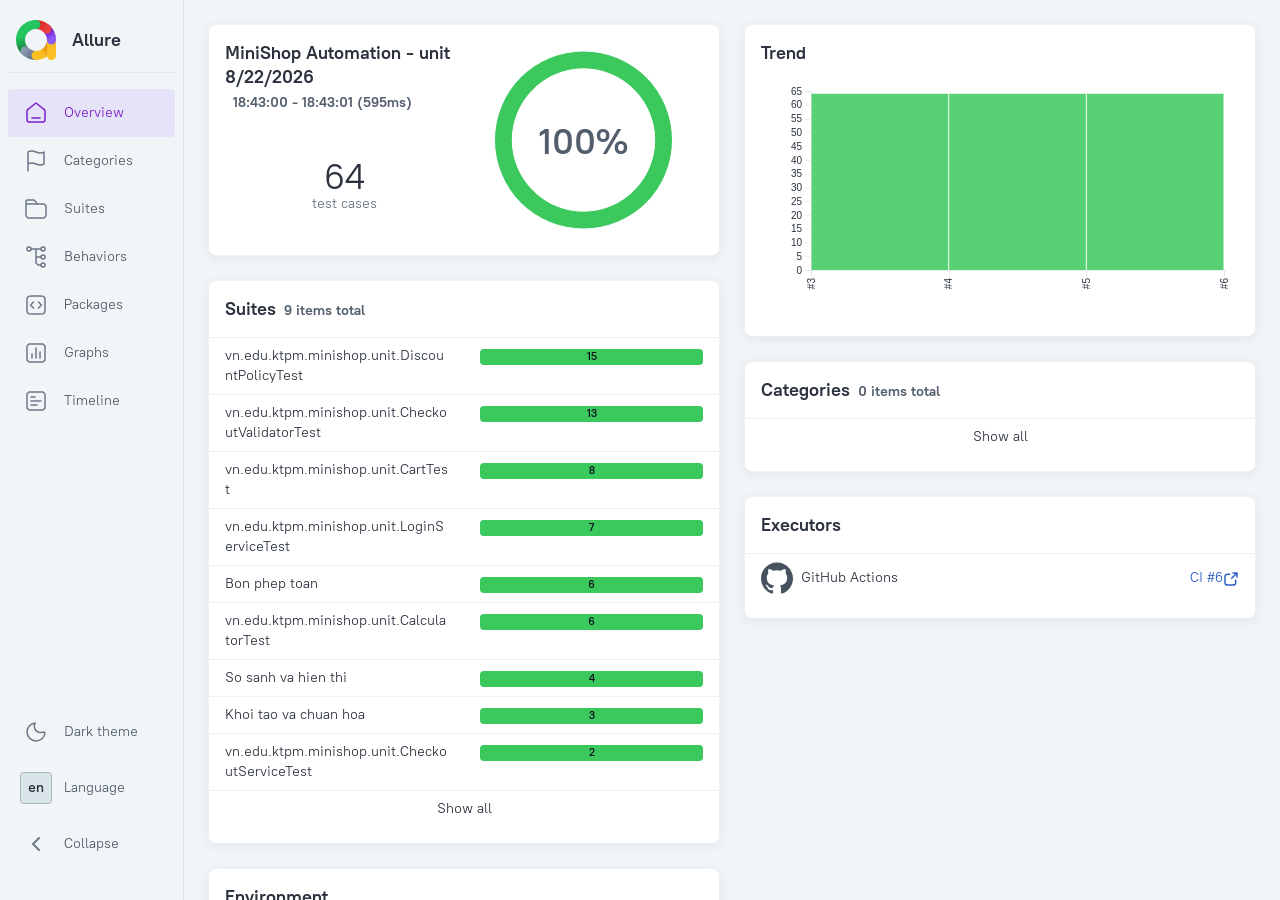
<file: index.html>
<!DOCTYPE html>
<html dir="ltr" lang="en">
<head>
    <meta charset="utf-8">
    <meta name="allure-report-uuid" content="fa356aaf-6c5f-4ed7-8649-6d09cd3e1a16">
    <title>Allure Report</title>
    <link rel="icon" href="assets/favicon-BDLHVmV7.ico">
    <!-- allure-core-head:start -->
    <!-- allure-core-head:end -->
</head>
<body>
    <div id="alert"></div>
    <div id="content">
        <span class="spinner">
            <span class="spinner__circle"></span>
        </span>
    </div>
    <div id="popup"></div>
    <!-- allure-core-body:start -->
    <script>
        window.__allureCoreLoaded = new Promise(function (resolve, reject) {
        window.__allureResolveCoreLoaded = resolve;
        window.__allureRejectCoreLoaded = reject;
    });
    </script>
    <script src="assets/index-CxrWfNlX.js"></script>
    <script>
        if (typeof window.__allureResolveCoreLoaded === "function") {
            window.__allureResolveCoreLoaded([]);
        }
    </script>
    <!-- allure-core-body:end -->
    <script async src="https://www.googletagmanager.com/gtag/js?id=G-FVWC4GKEYS"></script>
    <script>
        window.dataLayer = window.dataLayer || [];
        function gtag(){dataLayer.push(arguments);}
        gtag('js', new Date());
        gtag('config', 'G-FVWC4GKEYS', {
          'allureVersion': '2.45.0',
          'reportUuid': 'fa356aaf-6c5f-4ed7-8649-6d09cd3e1a16',
          'single_file': false
        });
    </script>
</body>
</html>
</file>
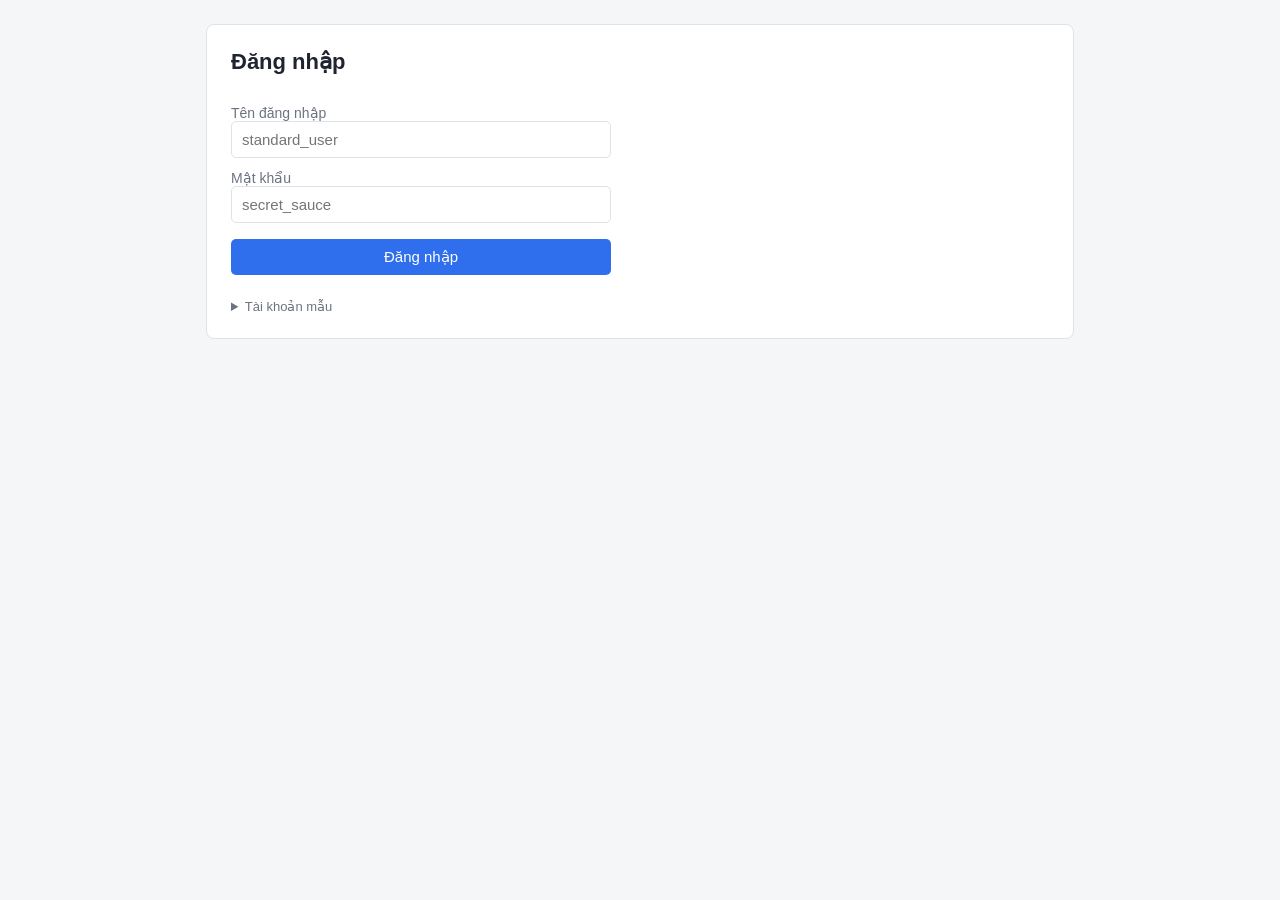
<file: sut-web/index.html>
<!DOCTYPE html>
<html lang="vi">
<head>
    <meta charset="UTF-8">
    <meta name="viewport" content="width=device-width, initial-scale=1.0">
    <title>MiniShop - Website bán hàng thu nhỏ</title>
    <link rel="stylesheet" href="css/style.css">
</head>
<body>

<header id="app-header" class="hidden" data-testid="app-header">
    <span class="brand">MiniShop</span>
    <nav>
        <a href="#" data-testid="nav-products" id="nav-products">Sản phẩm</a>
        <a href="#" data-testid="nav-cart" id="nav-cart">
            Giỏ hàng (<span data-testid="cart-count" id="cart-count">0</span>)
        </a>
        <span class="user" data-testid="current-user" id="current-user"></span>
        <button type="button" data-testid="logout-button" id="logout-button">Đăng xuất</button>
    </nav>
</header>

<main>
    <!-- ============ FR-01: ĐĂNG NHẬP ============ -->
    <section id="page-login" class="page" data-testid="page-login">
        <h1>Đăng nhập</h1>
        <form id="login-form" autocomplete="off">
            <label for="username">Tên đăng nhập</label>
            <input type="text" id="username" data-testid="username" placeholder="standard_user">

            <label for="password">Mật khẩu</label>
            <input type="password" id="password" data-testid="password" placeholder="secret_sauce">

            <button type="submit" data-testid="login-button" id="login-button">Đăng nhập</button>
        </form>
        <p class="error hidden" data-testid="login-error" id="login-error"></p>

        <details class="hint">
            <summary>Tài khoản mẫu</summary>
            <ul>
                <li><code>standard_user</code> / <code>secret_sauce</code> — khách thường</li>
                <li><code>vip_user</code> / <code>secret_sauce</code> — khách VIP</li>
                <li><code>locked_user</code> / <code>secret_sauce</code> — bị khóa bởi quản trị viên</li>
            </ul>
        </details>
    </section>

    <!-- ============ FR-02: DANH SÁCH SẢN PHẨM ============ -->
    <section id="page-products" class="page hidden" data-testid="page-products">
        <h1>Danh sách sản phẩm</h1>
        <p class="notice hidden" data-testid="product-message" id="product-message"></p>
        <div class="product-grid" id="product-grid"></div>
    </section>

    <!-- ============ FR-02/FR-03: GIỎ HÀNG ============ -->
    <section id="page-cart" class="page hidden" data-testid="page-cart">
        <h1>Giỏ hàng</h1>
        <p class="notice hidden" data-testid="cart-message" id="cart-message"></p>
        <p class="empty hidden" data-testid="cart-empty" id="cart-empty">Giỏ hàng đang trống</p>

        <table id="cart-table" data-testid="cart-table">
            <thead>
            <tr>
                <th>Sản phẩm</th>
                <th>Đơn giá</th>
                <th>Số lượng</th>
                <th>Thành tiền</th>
                <th></th>
            </tr>
            </thead>
            <tbody id="cart-body"></tbody>
        </table>

        <div class="summary">
            <div class="row">
                <span>Tạm tính</span>
                <b data-testid="subtotal" id="subtotal">0 đ</b>
            </div>
            <div class="row">
                <label for="coupon">Mã giảm giá</label>
                <input type="text" id="coupon" data-testid="coupon" placeholder="SALE10">
                <button type="button" data-testid="apply-coupon" id="apply-coupon">Áp dụng</button>
            </div>
            <div class="row">
                <span>Giảm giá</span>
                <b data-testid="discount-percent" id="discount-percent">0%</b>
            </div>
            <div class="row total">
                <span>Tổng thanh toán</span>
                <b data-testid="total" id="total">0 đ</b>
            </div>
            <div class="row actions">
                <button type="button" data-testid="clear-cart" id="clear-cart">Xóa toàn bộ</button>
                <button type="button" data-testid="go-checkout" id="go-checkout">Thanh toán</button>
            </div>
        </div>
    </section>

    <!-- ============ FR-04: THANH TOÁN ============ -->
    <section id="page-checkout" class="page hidden" data-testid="page-checkout">
        <h1>Thông tin giao hàng</h1>
        <form id="checkout-form" autocomplete="off">
            <label for="fullName">Họ tên</label>
            <input type="text" id="fullName" data-testid="fullName">
            <span class="error hidden" data-testid="error-fullName" id="error-fullName"></span>

            <label for="phone">Số điện thoại</label>
            <input type="text" id="phone" data-testid="phone">
            <span class="error hidden" data-testid="error-phone" id="error-phone"></span>

            <label for="address">Địa chỉ</label>
            <input type="text" id="address" data-testid="address">
            <span class="error hidden" data-testid="error-address" id="error-address"></span>

            <span class="error hidden" data-testid="error-cart" id="error-cart"></span>

            <button type="submit" data-testid="place-order" id="place-order">Đặt hàng</button>
        </form>
    </section>

    <!-- ============ KẾT QUẢ ============ -->
    <section id="page-success" class="page hidden" data-testid="page-success">
        <h1 data-testid="success-message">Đặt hàng thành công</h1>
        <p>Mã đơn hàng: <b data-testid="order-id" id="order-id"></b></p>
        <p>Tổng thanh toán: <b data-testid="order-total" id="order-total"></b></p>
        <button type="button" data-testid="back-to-products" id="back-to-products">Tiếp tục mua sắm</button>
    </section>
</main>

<script src="js/app.js"></script>
</body>
</html>
</file>
<file: sut-web/css/style.css>
:root {
    --bg: #f5f6f8;
    --card: #ffffff;
    --ink: #1f2430;
    --muted: #6b7280;
    --line: #dfe3e8;
    --brand: #2f6fed;
    --danger: #d33a3a;
    --ok: #1f9254;
}

* { box-sizing: border-box; }

body {
    margin: 0;
    font-family: "Segoe UI", Arial, sans-serif;
    background: var(--bg);
    color: var(--ink);
}

.hidden { display: none !important; }

header {
    display: flex;
    justify-content: space-between;
    align-items: center;
    padding: 12px 24px;
    background: var(--card);
    border-bottom: 1px solid var(--line);
}

header .brand { font-weight: 700; font-size: 20px; color: var(--brand); }
header nav { display: flex; align-items: center; gap: 18px; }
header nav a { color: var(--ink); text-decoration: none; }
header nav a:hover { color: var(--brand); }
header .user { color: var(--muted); font-size: 14px; }

main { max-width: 900px; margin: 24px auto; padding: 0 16px; }

.page {
    background: var(--card);
    border: 1px solid var(--line);
    border-radius: 8px;
    padding: 24px;
}

h1 { margin-top: 0; font-size: 22px; }

form { display: flex; flex-direction: column; max-width: 380px; }
label { margin-top: 12px; font-size: 14px; color: var(--muted); }
input {
    padding: 9px 10px;
    border: 1px solid var(--line);
    border-radius: 5px;
    font-size: 15px;
}
button {
    margin-top: 16px;
    padding: 9px 16px;
    border: 0;
    border-radius: 5px;
    background: var(--brand);
    color: #fff;
    font-size: 15px;
    cursor: pointer;
}
button:hover { filter: brightness(1.08); }
button.ghost { background: #e9edf5; color: var(--ink); }

.error { color: var(--danger); font-size: 14px; margin-top: 6px; }
.notice { color: var(--danger); font-weight: 600; }
.empty { color: var(--muted); }
.hint { margin-top: 24px; color: var(--muted); font-size: 13px; }

.product-grid {
    display: grid;
    grid-template-columns: repeat(auto-fill, minmax(250px, 1fr));
    gap: 16px;
}
.product {
    border: 1px solid var(--line);
    border-radius: 6px;
    padding: 14px;
}
.product h3 { margin: 0 0 6px; font-size: 16px; }
.product .price { color: var(--ok); font-weight: 700; }
.product .buy { display: flex; gap: 8px; align-items: center; margin-top: 10px; }
.product .buy input { width: 64px; }
.product .buy button { margin-top: 0; }

table { width: 100%; border-collapse: collapse; margin-top: 8px; }
th, td { text-align: left; padding: 9px 6px; border-bottom: 1px solid var(--line); }
th { font-size: 13px; color: var(--muted); text-transform: uppercase; }

.summary { margin-top: 18px; max-width: 460px; }
.summary .row { display: flex; align-items: center; gap: 10px; justify-content: space-between; padding: 6px 0; }
.summary .row.total { border-top: 1px solid var(--line); padding-top: 12px; font-size: 18px; }
.summary .row.actions { justify-content: flex-start; gap: 12px; }
.summary input { flex: 1; }
.summary button { margin-top: 0; }
</file>
